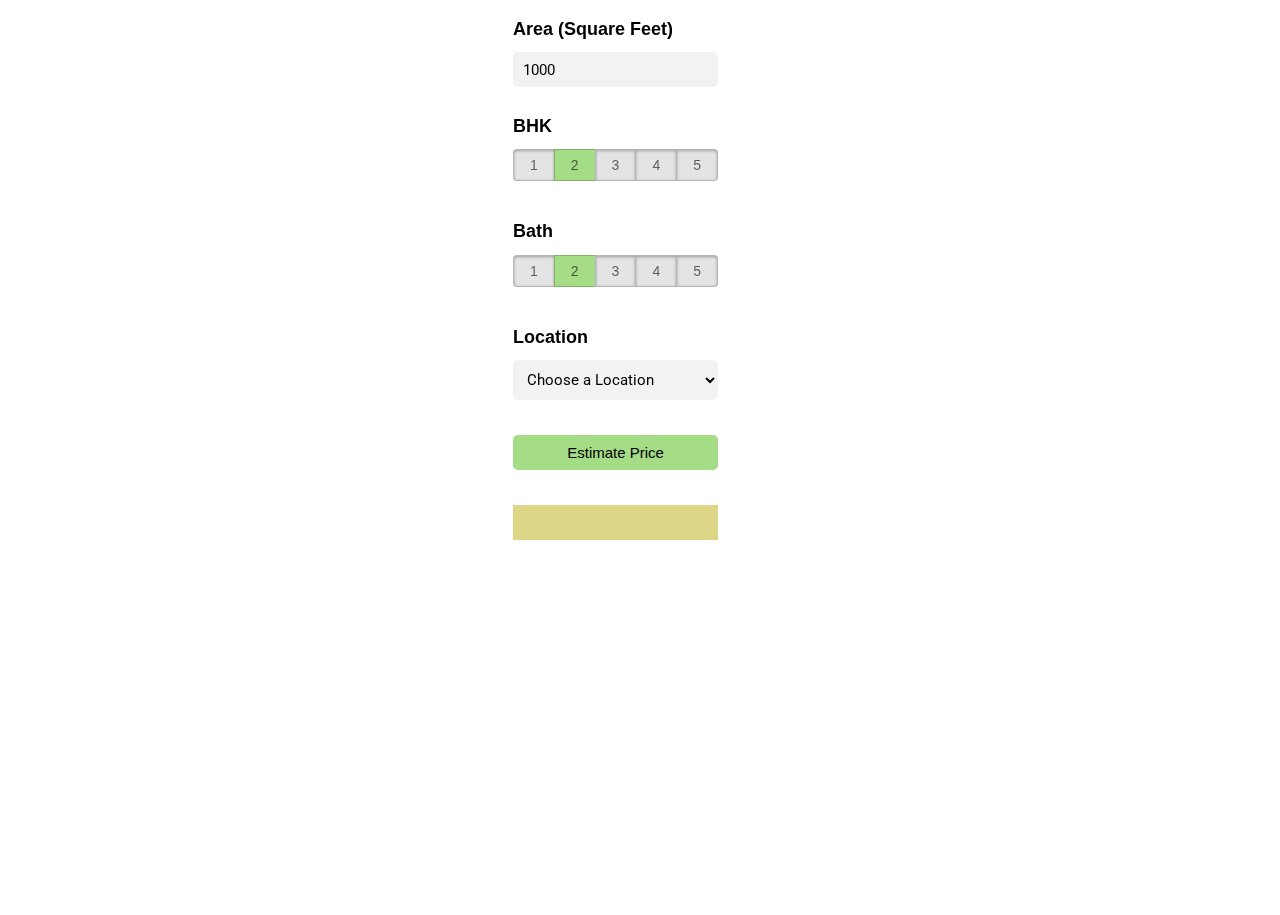
<file: property.html>
<!DOCTYPE html>
<html>
<head>
    <title>Price Prediction</title>
    <script src="https://ajax.googleapis.com/ajax/libs/jquery/3.4.1/jquery.min.js"></script>
    <script src="property.html"></script>
	<link rel="stylesheet" href="property.css">
</head>
<body>
<div class="img"></div>
<form class="form">
	<h2>Area (Square Feet)</h2>
    <input class="area"  type="text" id="uiSqft" class="floatLabel" name="Squareft" value="1000">
	<h2>BHK</h2>
	<div class="switch-field">
		<input type="radio" id="radio-bhk-1" name="uiBHK" value="1"/>
		<label for="radio-bhk-1">1</label>
		<input type="radio" id="radio-bhk-2" name="uiBHK" value="2" checked/>
		<label for="radio-bhk-2">2</label>
		<input type="radio" id="radio-bhk-3" name="uiBHK" value="3"/>
		<label for="radio-bhk-3">3</label>
		<input type="radio" id="radio-bhk-4" name="uiBHK" value="4"/>
		<label for="radio-bhk-4">4</label>
		<input type="radio" id="radio-bhk-5" name="uiBHK" value="5"/>
		<label for="radio-bhk-5">5</label>
	</div>
	</form>
<form class="form">
	<h2>Bath</h2>
	<div class="switch-field">
		<input type="radio" id="radio-bath-1" name="uiBathrooms" value="1"/>
		<label for="radio-bath-1">1</label>
		<input type="radio" id="radio-bath-2" name="uiBathrooms" value="2" checked/>
		<label for="radio-bath-2">2</label>
		<input type="radio" id="radio-bath-3" name="uiBathrooms" value="3"/>
		<label for="radio-bath-3">3</label>
		<input type="radio" id="radio-bath-4" name="uiBathrooms" value="4"/>
		<label for="radio-bath-4">4</label>
		<input type="radio" id="radio-bath-5" name="uiBathrooms" value="5"/>
		<label for="radio-bath-5">5</label>
	</div>
		<h2>Location</h2>
	<div>
  <select class="location" name="" id="uiLocations">
    <option value="" disabled="disabled" selected="selected">Choose a Location</option>
		<option>Electronic City</option>
        <option>Rajaji Nagar</option>
  </select>
</div>
	<button class="submit" onclick="onClickedEstimatePrice()" type="button">Estimate Price</button>
	<div id="uiEstimatedPrice" class="result">	<h2></h2> </div>
</body>
</html>
</file>
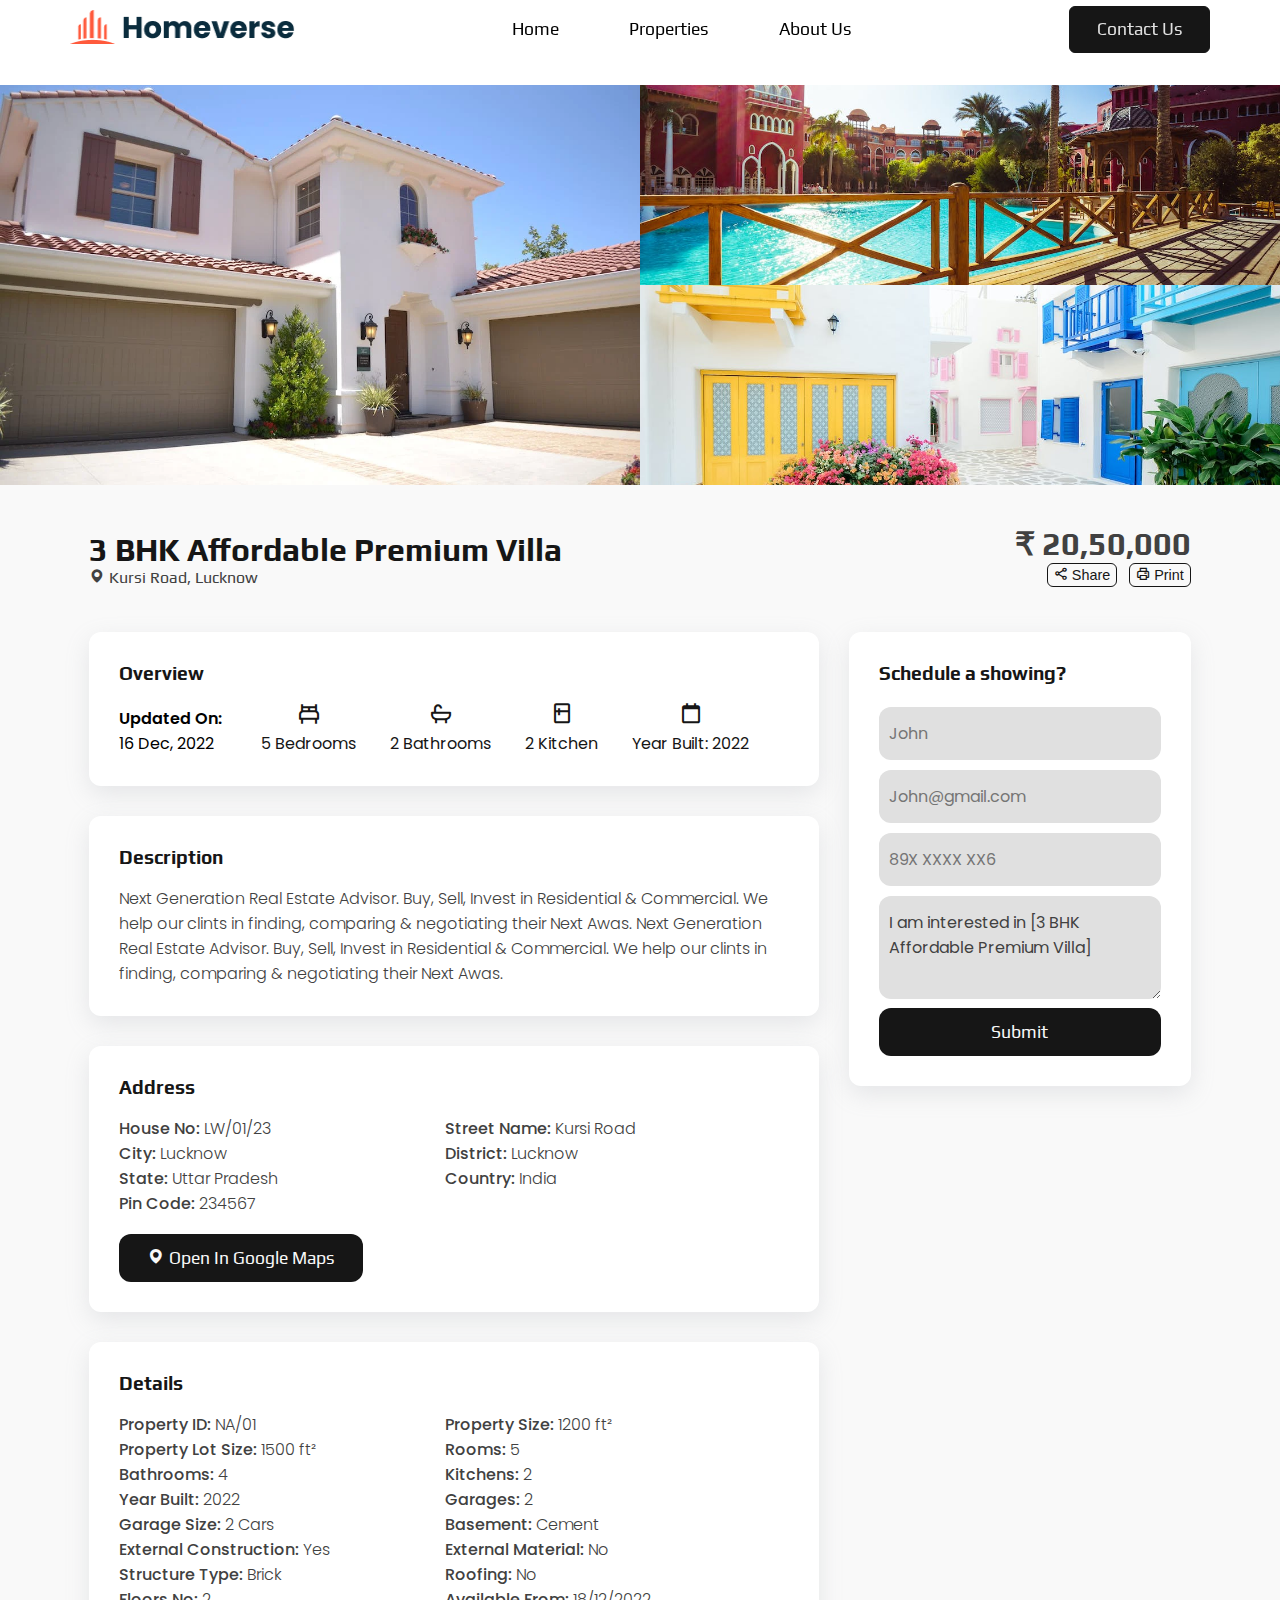
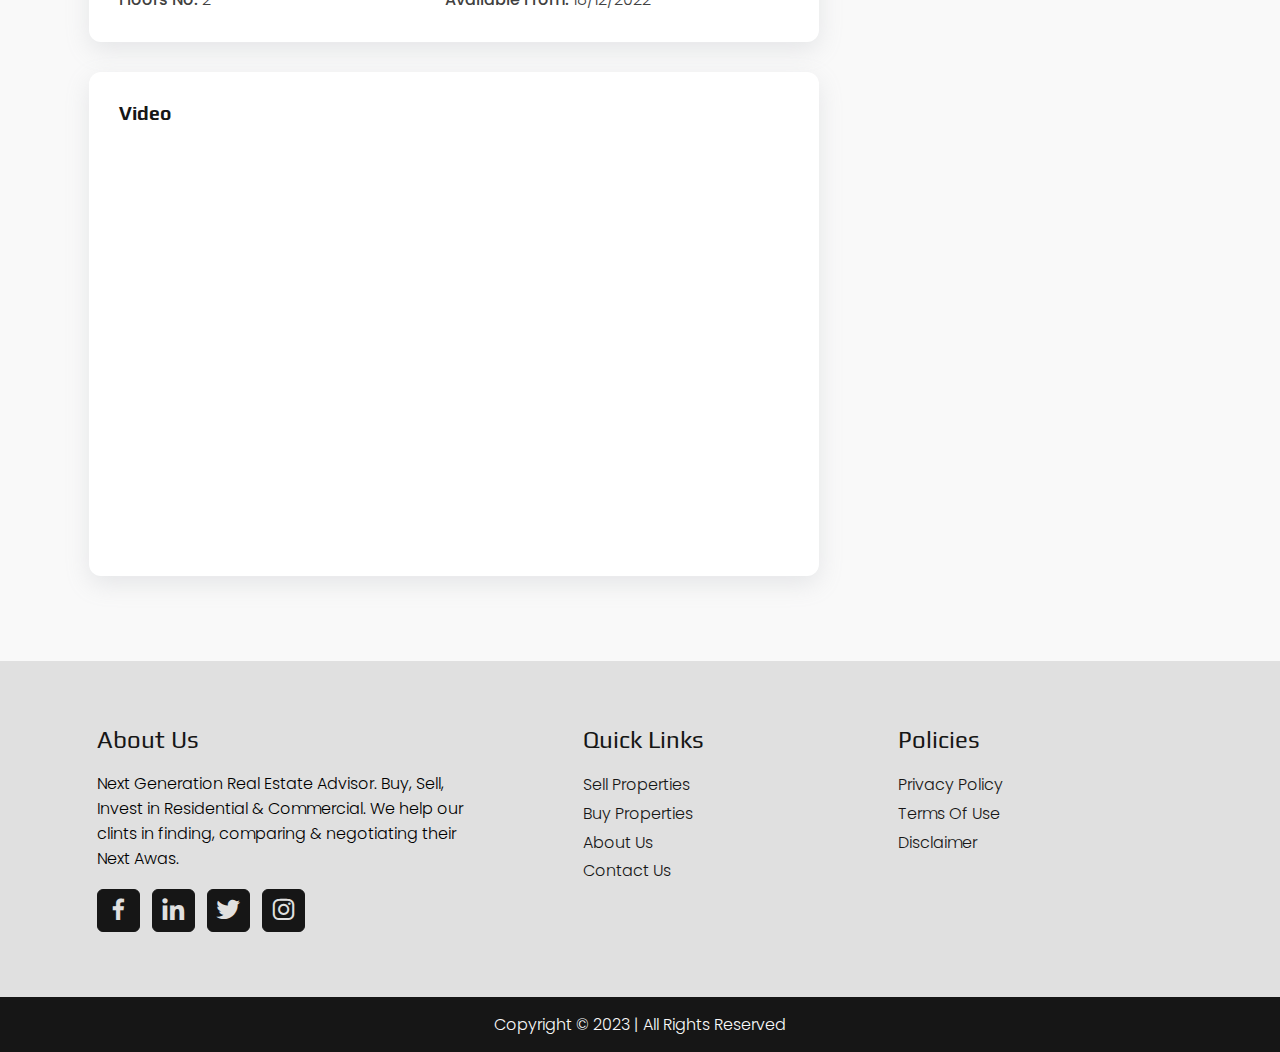
<file: s/properties-single-page.html>
<!doctype html>
<html lang="en">
    <head>
        <!-- ==== Meta Tag Starts ==== -->
        <meta charset="utf-8">
        <meta name="description" content="Next Awas - Next Generation Real Estate Advisor">
        <meta name="keywords" content="">
        <meta name="author" content="Next Awas">
        <meta name="viewport" content="width=device-width, initial-scale=1">
        <!-- ==== Meta Tag Ends ==== -->
        <title>Next Generation Real Estate Advisor - Next Awas</title>
        <link rel="icon" type="image" href="./img/logo.png">
        <link rel="stylesheet" href="./index.css">
        <link href='https://unpkg.com/boxicons@2.1.4/css/boxicons.min.css' rel='stylesheet'>
    </head>
        <!-- ===== Header Colour Change JS ===== -->
        <script src="https://code.jquery.com/jquery-3.6.1.js"></script>
        <script>
            jQuery(function($){
                var $navbar = $('.header');
                $(window).scroll(function(event){
                    var $current = $(this).scrollTop();
                    if ($current > 50){
                        $navbar.addClass('header-color');
                    }
                    else{
                        $navbar.removeClass('header-color');
                    }
                });
            });
        </script>
        <!-- ===== End Of Header Colour Change JS ===== -->    
    <body>

    <!-- ==== Global Header ==== -->        
    <div class="header">
        <a href=""><img src="./img/logo.png" alt=""></a>
        <nav>
            <a href="/index.html">Home</a>
            <a href="./properties.html">Properties</a>
            <a href="">About Us</a>
        </nav>
        <a href=""><button class="contact-btn">Contact Us</button></a>
    </div>

    <!-- ==== Properties Image ==== -->        
    <section class="prop-img">
        <div class="rowt">
            <div class="col-left">
                <img src="./img/pexels-photo-206172.webp" alt="">
            </div>
            <div class="col-right">
                <img src="./img/pexels-photo-297984.jpeg" alt="">
                <img src="./img/pexels-photo-347141.jpeg" alt="">
            </div>
        </div>
    </section>
    
    <!-- ==== Properties Details ==== -->        
    <section class="prop-det">
        <div class="rowb">
            <div class="col-64">
                <h2>3 BHK Affordable Premium Villa</h2>
                <h6><i class='bx bxs-map'></i> Kursi Road, Lucknow</h6>
            </div>
            <div class="col-30">
                <h2 class="price">₹ 20,50,000</h2>
                <a href="" class="share"><button><i class='bx bx-share-alt'></i> Share</button></a> <a href="" class="share"><button><i class='bx bx-printer'></i> Print</button></a>
            </div>
        </div>
        <div class="rowt">
            <div class="col-64">
                <div class="card">
                    <h6>Overview</h6>
                    <br>
                    <ul class="overview-element-updated">
                        <li>Updated On:</li>
                        <li>16 Dec, 2022</li>
                    </ul>
                    <ul class="overview-element">
                        <li><i class='bx bx-bed'></i></li>
                        <li>5 Bedrooms</li>
                    </ul>
                    <ul class="overview-element">
                        <li><i class='bx bx-bath'></i></li>
                        <li>2 Bathrooms</li>
                    </ul>
                    <ul class="overview-element">
                        <li><i class='bx bx-fridge'></i></li>
                        <li>2 Kitchen</li>
                    </ul>
                    <ul class="overview-element">
                        <li><i class='bx bx-calendar-alt'></i></li>
                        <li>Year Built: 2022</li>
                    </ul>
                </div>
                <div class="card">
                    <h6>Description</h6>
                    <br>
                    <p>Next Generation Real Estate Advisor. Buy, Sell, Invest in Residential & Commercial. We help our clints in finding, comparing & negotiating their Next Awas. Next Generation Real Estate Advisor. Buy, Sell, Invest in Residential & Commercial. We help our clints in finding, comparing & negotiating their Next Awas.</p>
                </div>
                <div class="card address">
                    <h6>Address</h6>
                    <br>
                    <ul>
                        <li><span>House No: </span>LW/01/23</li>
                        <li><span>Street Name: </span>Kursi Road</li>
                        <li><span>City: </span>Lucknow</li>
                        <li><span>District: </span>Lucknow</li>
                        <li><span>State: </span>Uttar Pradesh</li>
                        <li><span>Country: </span>India</li>
                        <li><span>Pin Code: </span>234567</li>
                    </ul>
                    <br>
                    <a href=""><button><i class='bx bxs-map'></i> Open In Google Maps</button></a>
                </div>
                <div class="card details">
                    <h6>Details</h6>
                    <br>
                    <ul>
                        <li><span>Property ID: </span>NA/01</li>
                        <li><span>Property Size: </span>1200 ft²</li>
                        <li><span>Property Lot Size: </span>1500 ft²</li>
                        <li><span>Rooms: </span>5</li>
                        <li><span>Bathrooms: </span>4</li>
                        <li><span>Kitchens: </span>2</li>
                        <li><span>Year Built: </span>2022</li>
                        <li><span>Garages: </span>2</li>
                        <li><span>Garage Size: </span>2 Cars</li>
                        <li><span>Basement: </span>Cement</li>
                        <li><span>External Construction: </span>Yes</li>
                        <li><span>External Material: </span>No</li>
                        <li><span>Structure Type: </span>Brick</li>
                        <li><span>Roofing: </span>No</li>
                        <li><span>Floors No: </span>2</li>
                        <li><span>Available From: </span>18/12/2022</li>
                    </ul>
                </div>
                <div class="card video">
                    <h6>Video</h6>
                    <br>
                    <iframe width="100%" height="400px" src="https://www.youtube.com/embed/8htM0C_2kBg?rel=0" frameborder="0"></iframe>
                </div>
            </div>
            <div class="col-30">
                <div class="card">
                    <h6>Schedule a showing?</h6>
                    <br>
                    <form class="schedule-showing">
                        <input type="text" placeholder="John" required>
                        <input type="email" placeholder="John@gmail.com" required>
                        <input type="tel" placeholder="89X XXXX XX6" required>
                        <textarea rows="3">I am interested in [3 BHK Affordable Premium Villa]</textarea>
                        <button type="submit">Submit</button>
                        </form>
                </div>
            </div>
        </div>
    </section>

    <!-- ==== Global Footer ==== -->        
    <section class="footer">
        <div class="rowt">
            <div class="col-40">
                <h5>About Us</h5>
                <br>
                <p class="footer-about">Next Generation Real Estate Advisor. Buy, Sell, Invest in Residential & Commercial. We help our clints in finding, comparing & negotiating their Next Awas.</p>
                <br>
                <a href=""><i class='bx bxl-facebook social-icon'></i></a>&nbsp;&nbsp; <a href=""><i class='bx bxl-linkedin social-icon'></i></a>&nbsp;&nbsp; <a href=""><i class='bx bxl-twitter social-icon'></i></a>&nbsp;&nbsp; <a href=""><i class='bx bxl-instagram social-icon'></i></a>
            </div>
            <div class="col-25">
                <h5>Quick Links</h5>
                <br>
                <p class="footer-list"><a href="">Sell Properties</a></p>
                <p class="footer-list"><a href="">Buy Properties</a></p>
                <p class="footer-list"><a href="">About Us</a></p>
                <p class="footer-list"><a href="">Contact Us</a></p>
            </div>
            <div class="col-25">
                <h5>Policies</h5>
                <br>
                <p class="footer-list"><a href="">Privacy Policy</a></p>
                <p class="footer-list"><a href="">Terms Of Use</a></p>
                <p class="footer-list"><a href="">Disclaimer</a></p>
            </div>
        </div>
        <div class="row">
            <p> Copyright © 2023 | All Rights Reserved</p>
        </div>
    </section>

    </body>
</html>
</file>
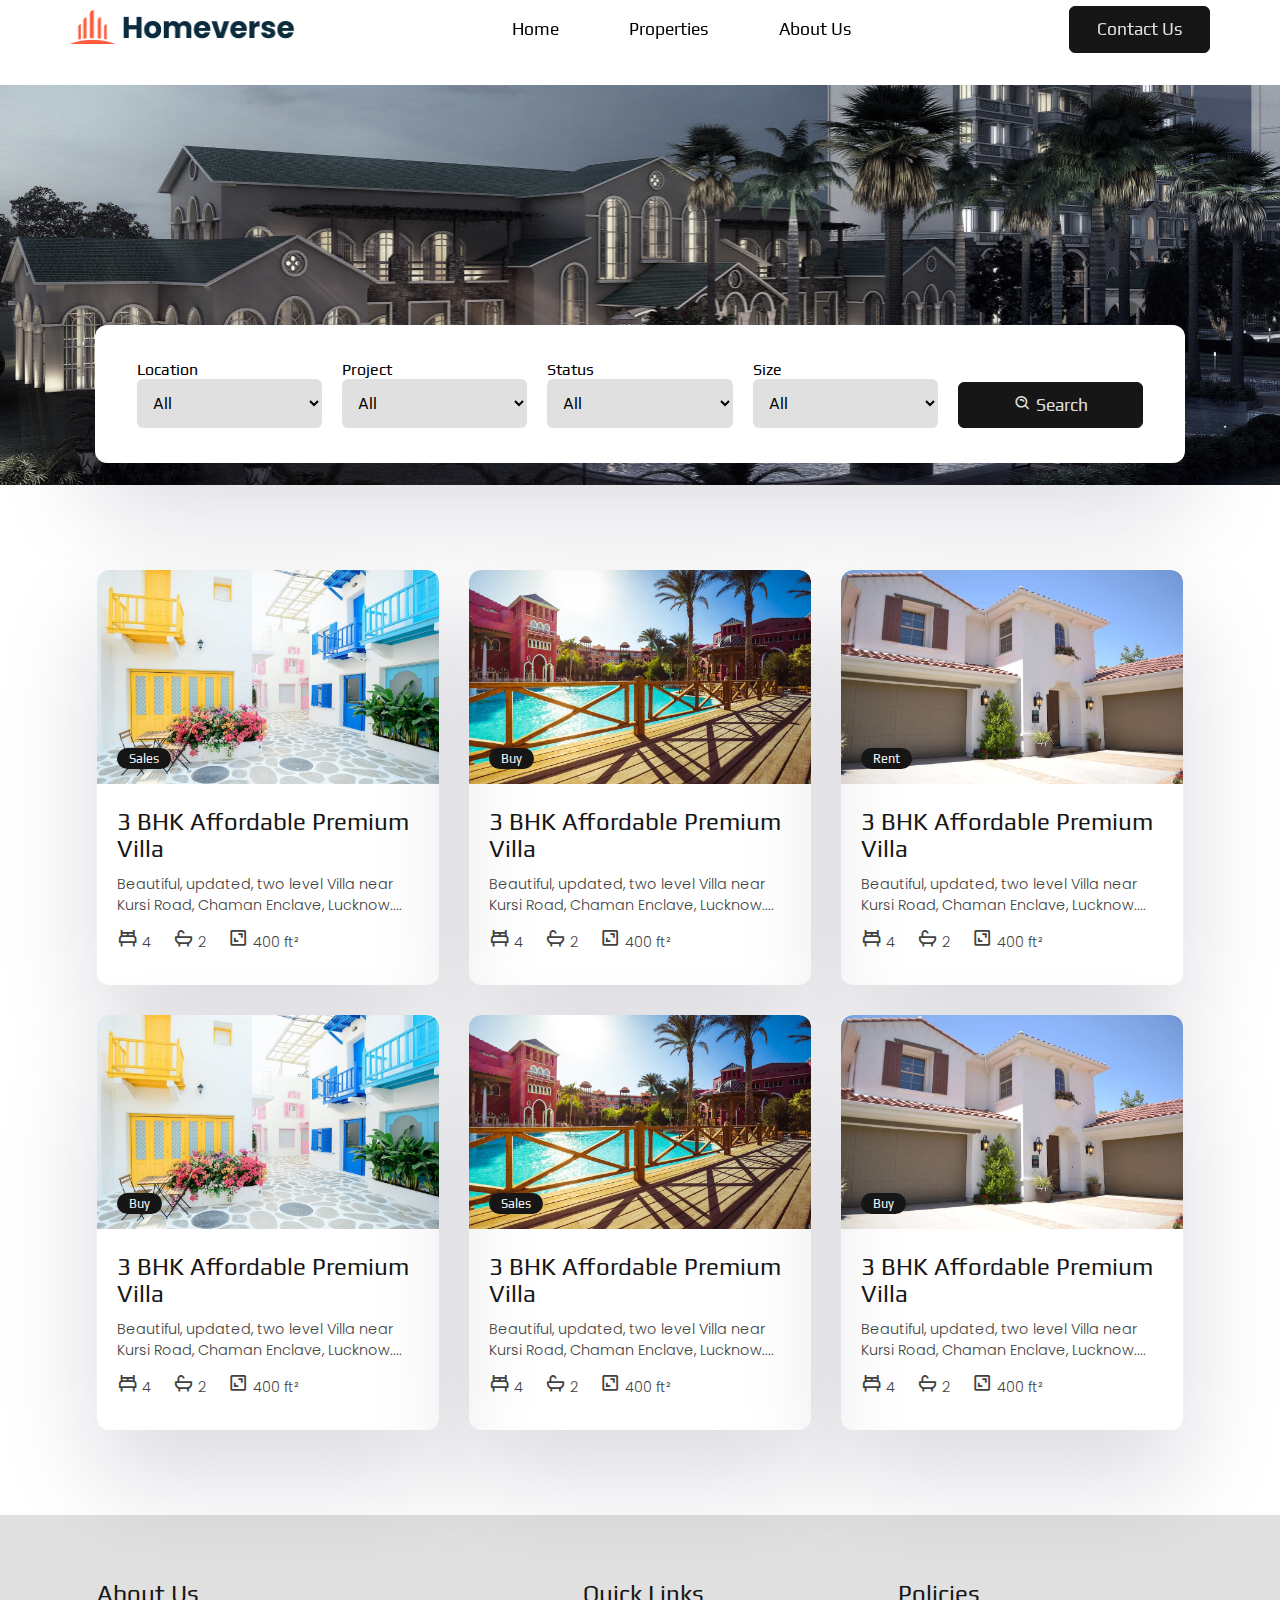
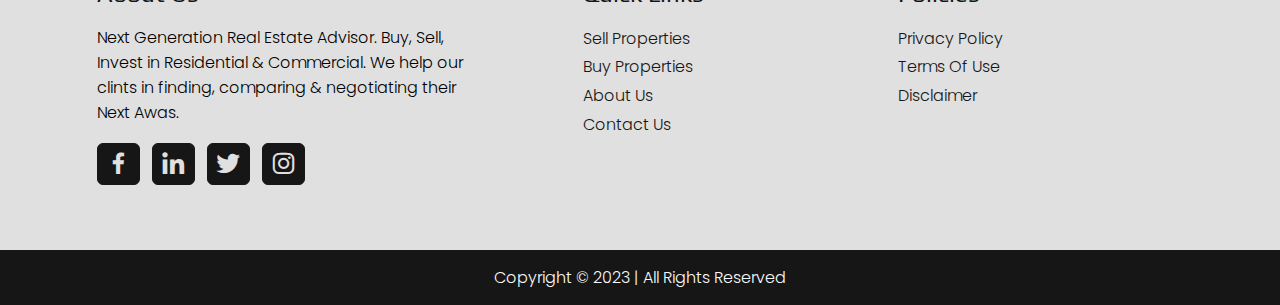
<file: s/properties.html>
<!doctype html>
<html lang="en">
    <head>
        <!-- ==== Meta Tag Starts ==== -->
        <meta charset="utf-8">
        <meta name="description" content="Next Awas - Next Generation Real Estate Advisor">
        <meta name="keywords" content="">
        <meta name="author" content="Next Awas">
        <meta name="viewport" content="width=device-width, initial-scale=1">
        <!-- ==== Meta Tag Ends ==== -->
        <title>Next Generation Real Estate Advisor - Next Awas</title>
        <link rel="icon" type="image" href="./img/logo.png">
        <link rel="stylesheet" href="./index.css">
        <link href='https://unpkg.com/boxicons@2.1.4/css/boxicons.min.css' rel='stylesheet'>
    </head>
        <!-- ===== Header Colour Change JS ===== -->
        <script src="https://code.jquery.com/jquery-3.6.1.js"></script>
        <script>
            jQuery(function($){
                var $navbar = $('.header');
                $(window).scroll(function(event){
                    var $current = $(this).scrollTop();
                    if ($current > 50){
                        $navbar.addClass('header-color');
                    }
                    else{
                        $navbar.removeClass('header-color');
                    }
                });
            });
        </script>
        <!-- ===== End Of Header Colour Change JS ===== -->    
    <body>

    <!-- ==== Global Header ==== -->        
    <div class="header">
        <a href=""><img src="./img/logo.png" alt=""></a>
        <nav>
            <a href="/index.html">Home</a>
            <a href="">Properties</a>
            <a href="">About Us</a>
        </nav>
        <a href=""><button class="contact-btn">Contact Us</button></a>
    </div>        

    <!-- ==== Properties Image ==== -->        
    <section class="prop-cover-img">
        <div class="rowt">
                <img src="./img/constructiondriven.jpg" alt="">
        </div>
    </section>
    
    <!-- ==== Search Filter ==== -->        
    <section class="filter-search">
        <div class="rowb">
            <div class="col-17">
            <label>Location</label>
            <select>
                <option>All</option>
                <option>Lucknow</option>
                <option>Noida</option>
                <option>Delhi</option>
            </select>
            </div>
            <div class="col-17">
            <label>Project</label>
            <select>
                <option>All</option>
                <option>A</option>
                <option>B</option>
                <option>C</option>
            </select>
            </div>
            <div class="col-17">
            <label>Status</label>
            <select>
                <option>All</option>
                <option>Ongoing</option>
                <option>Delivered</option>
            </select>
            </div>
            <div class="col-17">
            <label>Size</label>
            <select>
                <option>All</option>
                <option>2BHK</option>
                <option>3BHK</option>
                <option>4BHK</option>
                <option>5BHK</option>
                <option>6BHK</option>
            </select>
        </div>
        <div class="col-17">
            <a href=""><button><i class='bx bx-search-alt'></i> Search</button></a>
        </div>
        </div>
    </section>                    

    <!-- ==== Awas Box ==== -->        
    <section class="awas-box-section">
        <div class="row">
            <div class="col-30 awas-card">
                <a href="./properties-single-page.html">
                <div class="awas-card-img">
                <img src="./img/pexels-photo-347141.jpeg" alt="">
                <h6 class="tags">Sales</h6>
                </div>
                <div class="awas-card-des">
                <h3>3 BHK Affordable Premium Villa</h3>
                <p>Beautiful, updated, two level Villa near Kursi Road, Chaman Enclave, Lucknow....</p>
                <p><span><i class='bx bx-bed'></i> 4 </span>&emsp; <span><i class='bx bx-bath'></i> 2 </span>&emsp; <span><i class='bx bx-area' ></i> 400 ft² </span></p>
                </div>
                </a>
            </div>

            <div class="col-30 awas-card">
                <a href="./properties-single-page.html">
                <div class="awas-card-img">
                <img src="./img/pexels-photo-297984.jpeg" alt="">
                <h6 class="tags">Buy</h6>
                </div>
                <div class="awas-card-des">
                <h3>3 BHK Affordable Premium Villa</h3>
                <p>Beautiful, updated, two level Villa near Kursi Road, Chaman Enclave, Lucknow....</p>
                <p><span><i class='bx bx-bed'></i> 4 </span>&emsp; <span><i class='bx bx-bath'></i> 2 </span>&emsp; <span><i class='bx bx-area' ></i> 400 ft² </span></p>
                </div>
                </a>
            </div>

            <div class="col-30 awas-card">
                <a href="./properties-single-page.html">
                <div class="awas-card-img">
                <img src="./img/pexels-photo-206172.webp" alt="">
                <h6 class="tags">Rent</h6>
                </div>
                <div class="awas-card-des">
                <h3>3 BHK Affordable Premium Villa</h3>
                <p>Beautiful, updated, two level Villa near Kursi Road, Chaman Enclave, Lucknow....</p>
                <p><span><i class='bx bx-bed'></i> 4 </span>&emsp; <span><i class='bx bx-bath'></i> 2 </span>&emsp; <span><i class='bx bx-area' ></i> 400 ft² </span></p>
                </div>
                </a>
            </div>

            <div class="col-30 awas-card">
                <a href="./properties-single-page.html">
                <div class="awas-card-img">
                <img src="./img/pexels-photo-347141.jpeg" alt="">
                <h6 class="tags">Buy</h6>
                </div>
                <div class="awas-card-des">
                <h3>3 BHK Affordable Premium Villa</h3>
                <p>Beautiful, updated, two level Villa near Kursi Road, Chaman Enclave, Lucknow....</p>
                <p><span><i class='bx bx-bed'></i> 4 </span>&emsp; <span><i class='bx bx-bath'></i> 2 </span>&emsp; <span><i class='bx bx-area' ></i> 400 ft² </span></p>
                </div>
                </a>
            </div>

            <div class="col-30 awas-card">
                <a href="./properties-single-page.html">
                <div class="awas-card-img">
                <img src="./img/pexels-photo-297984.jpeg" alt="">
                <h6 class="tags">Sales</h6>
                </div>
                <div class="awas-card-des">
                <h3>3 BHK Affordable Premium Villa</h3>
                <p>Beautiful, updated, two level Villa near Kursi Road, Chaman Enclave, Lucknow....</p>
                <p><span><i class='bx bx-bed'></i> 4 </span>&emsp; <span><i class='bx bx-bath'></i> 2 </span>&emsp; <span><i class='bx bx-area' ></i> 400 ft² </span></p>
                </div>
                </a>
            </div>

            <div class="col-30 awas-card">
                <a href="./properties-single-page.html">
                <div class="awas-card-img">
                <img src="./img/pexels-photo-206172.webp" alt="">
                <h6 class="tags">Buy</h6>
                </div>
                <div class="awas-card-des">
                <h3>3 BHK Affordable Premium Villa</h3>
                <p>Beautiful, updated, two level Villa near Kursi Road, Chaman Enclave, Lucknow....</p>
                <p><span><i class='bx bx-bed'></i> 4 </span>&emsp; <span><i class='bx bx-bath'></i> 2 </span>&emsp; <span><i class='bx bx-area' ></i> 400 ft² </span></p>
                </div>
                </a>
            </div>
        </div>
    </section>

    <!-- ==== Global Footer ==== -->        
    <section class="footer">
        <div class="rowt">
            <div class="col-40">
                <h5>About Us</h5>
                <br>
                <p class="footer-about">Next Generation Real Estate Advisor. Buy, Sell, Invest in Residential & Commercial. We help our clints in finding, comparing & negotiating their Next Awas.</p>
                <br>
                <a href=""><i class='bx bxl-facebook social-icon'></i></a>&nbsp;&nbsp; <a href=""><i class='bx bxl-linkedin social-icon'></i></a>&nbsp;&nbsp; <a href=""><i class='bx bxl-twitter social-icon'></i></a>&nbsp;&nbsp; <a href=""><i class='bx bxl-instagram social-icon'></i></a>
            </div>
            <div class="col-25">
                <h5>Quick Links</h5>
                <br>
                <p class="footer-list"><a href="">Sell Properties</a></p>
                <p class="footer-list"><a href="">Buy Properties</a></p>
                <p class="footer-list"><a href="">About Us</a></p>
                <p class="footer-list"><a href="">Contact Us</a></p>
            </div>
            <div class="col-25">
                <h5>Policies</h5>
                <br>
                <p class="footer-list"><a href="">Privacy Policy</a></p>
                <p class="footer-list"><a href="">Terms Of Use</a></p>
                <p class="footer-list"><a href="">Disclaimer</a></p>
            </div>
        </div>
        <div class="row">
            <p> Copyright © 2023 | All Rights Reserved</p>
        </div>
    </section>

    </body>
</html>
</file>
<file: property.css>
@import url(https://fonts.googleapis.com/css?family=Roboto:300);

.switch-field {
	display: flex;
	margin-bottom: 36px;
	overflow: hidden;
}

.switch-field input {
	position: absolute !important;
	clip: rect(0, 0, 0, 0);
	height: 1px;
	width: 1px;
	border: 0;
	overflow: hidden;
}

.switch-field label {
	background-color: #e4e4e4;
	color: rgba(0, 0, 0, 0.6);
	font-size: 14px;
	line-height: 1;
	text-align: center;
	padding: 8px 16px;
	margin-right: -1px;
	border: 1px solid rgba(0, 0, 0, 0.2);
	box-shadow: inset 0 1px 3px rgba(0, 0, 0, 0.3), 0 1px rgba(255, 255, 255, 0.1);
	transition: all 0.1s ease-in-out;
}

.switch-field label:hover {
	cursor: pointer;
}

.switch-field input:checked + label {
	background-color: #a5dc86;
	box-shadow: none;
}

.switch-field label:first-of-type {
	border-radius: 4px 0 0 4px;
}

.switch-field label:last-of-type {
	border-radius: 0 4px 4px 0;
}

.form {
	max-width: 270px;
	font-family: "Lucida Grande", Tahoma, Verdana, sans-serif;
	font-weight: normal;
	line-height: 1.625;
	margin: 8px auto;
	padding-left: 16px;
	z-index: 2;
}

h2 {
	font-size: 18px;
	margin-bottom: 8px;
}
.area{
  font-family: "Roboto", sans-serif;
  outline: 0;
  background: #f2f2f2;
  width: 76%;
  border: 0;
  margin: 0 0 10px;
  padding: 10px;
  box-sizing: border-box;
  font-size: 15px;
  height: 35px;
  border-radius: 5px;
}

.location{
  font-family: "Roboto", sans-serif;
  outline: 0;
  background: #f2f2f2;
  width: 76%;
  border: 0;
  margin: 0 0 10px;
  padding: 10px;
  box-sizing: border-box;
  font-size: 15px;
  height: 40px;
  border-radius: 5px;
}

.submit{
  background: #a5dc86;
  width: 76%;
  border: 0;
  margin: 25px 0 10px;
  box-sizing: border-box;
  font-size: 15px;
	height: 35px;
	text-align: center;
	border-radius: 5px;
}

.result{
		background: #dcd686;
		width: 76%;
		border: 0;
		margin: 25px 0 10px;
		box-sizing: border-box;
		font-size: 15px;
		height: 35px;
		text-align: center;
}

.img {
  background: url('https://images.unsplash.com/photo-1564013799919-ab600027ffc6?ixlib=rb-1.2.1&auto=format&fit=crop&w=1350&q=80');
	background-repeat: no-repeat;
  background-size: auto;
  background-size:100% 100%;
  -webkit-filter: blur(5px);
  -moz-filter: blur(5px);
  -o-filter: blur(5px);
  -ms-filter: blur(5px);
  filter: blur(15px);
  position: fixed;
  width: 100%;
  height: 100%;
  top: 0;
  left: 0;
  z-index: -1;
}

body, html {
  height: 100%;
}
</file>
<file: s/index.css>
@import url('https://fonts.googleapis.com/css2?family=Poppins:ital,wght@0,300;0,400;0,500;0,600;0,700;0,800;0,900;1,200&display=swap');
@import url('https://fonts.googleapis.com/css2?family=Play&display=swap');

*{
    margin: 0;
    padding: 0;
}

:root{
    --pri-col: #161616;
    --sec-col: #414141;
    --tir-col: #f9f9f9;
    --light-col: #e0e0e0;
    --white-col: #ffffff;
}

section{
    width: 100%;
}

.row {
    display: flex;
    flex-wrap: wrap;
    justify-content: center;
    align-items: center;
}

.row > * {
    flex-shrink: 0;
    width: 100%;
    max-width: 100%;
}

.rowt {
    display: flex;
    flex-wrap: wrap;
    justify-content: center;
    align-items: flex-start;
}

.rowt > * {
    flex-shrink: 0;
    width: 100%;
    max-width: 100%;
}

.rowb {
    display: flex;
    flex-wrap: wrap;
    justify-content: center;
    align-items: flex-end;
}

.rowb > * {
    flex-shrink: 0;
    width: 100%;
    max-width: 100%;
}

p{
    font-family: 'Poppins', sans-serif;
}

h1, h2, h3, h4, h5, h6{
    font-family: 'Play', sans-serif;
}

.heading-des{
    font-size: 1rem;
    font-weight: 400;
    text-align: center;
    color: var(--sec-col);
}

.main-heading{
    font-size: 2.5rem;
    font-weight: 400;
    text-align: center;
    margin-bottom: 40px;
}

/* === Global Header === */

.header{
    position: fixed;
    display: flex;
    justify-content: space-between;
    align-items: center;
    top: 0;
    left: 0;
    right: 0;
    padding: 5px 70px;
    z-index: 1000;
}

.header-color{
    background-color: #e0e0e0ec;
}

.header img{
    width: 225px;
    height: auto;
}

.header nav a{
    display: inline-block;
    padding: 14px 28px;
    margin: 0px 5px;
    border-radius: 6px;
    text-decoration: none;
    font-size: 1.1rem;
    font-weight: 300;
    font-family: 'Play', sans-serif;
    color: #000000;
    transition: 0.5s;
}

.header nav a:hover{
    background-color: var(--pri-col);
    color: var(--light-col);
    transform: scale(1.05);
}

.header .contact-btn{
    font-size: 1.1rem;
    font-family: 'Play', sans-serif;
    padding: 12.5px 26.5px;
    border: solid 1.5px var(--pri-col);
    border-radius: 6px;
    color: var(--light-col);
    background-color: var(--pri-col);
    transition: 0.5s;
}

.header .contact-btn:hover{
    cursor: pointer;
    color: #000000;
    background-color: #ffffff00;
    transform: scale(1.05);
}

/* ==== Copyright Section ==== */

.copyright-section{
    background-image: linear-gradient(225deg, rgba(23, 23, 23, 0.765), #87878717), url(./img/house-garden-transparent-png-stickpng-31.png);
    background-position: right bottom;
    background-repeat: no-repeat;
    background-size: 100% auto;
}

.copyright-section .row{
    padding: 70px;
    height: calc(100vh - 140px);
}

.copyright-section .row .col-47{
    flex-basis: 47%;
    margin: 15px;
}

.copyright-section h6{
    font-size: 1rem;
    font-weight: 400;
    color: var(--sec-col);
}

.copyright-section h1{
    font-size: 3.5rem;
    font-weight: 900;
}

.copyright-section p{
    font-size: 1rem;
    color: var(--sec-col);
    margin-bottom: 25px;
    margin-right: 15%;
}

.copyright-section button{
    font-size: 1.1rem;
    font-family: 'Play', sans-serif;
    padding: 14px 28px;
    border: solid 1.5px var(--pri-col);
    border-radius: 6px;
    color: var(--light-col);
    background-color: var(--pri-col);
    transition: 0.5s;
}

.copyright-section button:hover{
    cursor: pointer;
    color: var(--pri-col);
    background-color: #ffffff00;
    transform: scale(1.05);
}

/* ==== Who We Are ==== */

.who-we-are{
    background: linear-gradient(#e0e0e0d2, #e0e0e0c0), url(./img/dotted-white-stone_1194-6455.webp);
    background-position: center;
    background-repeat: no-repeat;
    background-size: cover;
}

.who-we-are .row{
    padding: 70px;
}

.who-we-are .row .col-40{
    flex-basis: 35%;
    margin: 15px 30px;
}

.who-we-are .row .col-50{
    flex-basis: 50%;
    margin: 15px 30px;
}

.who-we-are .row .col-40 img{
    width: 100%;
    height: auto;
    border-radius: 24px;
    box-shadow: rgba(17, 12, 46, 0.15) 0px 48px 100px 0px;
}

.who-we-are h6{
    font-size: 1rem;
    font-weight: 400;
    color: var(--sec-col);
}

.who-we-are h2{
    font-size: 2.5rem;
    font-weight: 400;
}

.who-we-are p{
    color: var(--sec-color);
    font-size: 1rem;
    font-weight: 300;
}

.who-we-are button{
    font-size: 1.1rem;
    font-family: 'Play', sans-serif;
    padding: 14px 28px;
    border: solid 1.5px var(--pri-col);
    border-radius: 6px;
    color: var(--light-col);
    background-color: var(--pri-col);
    transition: 0.5s;
}

.who-we-are button:hover{
    cursor: pointer;
    color: var(--pri-col);
    background-color: #ffffff00;
    transform: scale(1.05);
}

/* ==== Awas Box ==== */

.awas-box-section .row{
    padding: 70px;
}

.awas-box-section .row .col-30{
    flex-basis: 30%;
    margin: 15px;
}

.awas-box-section .row .awas-card{
    border-radius: 12px;
    box-shadow: rgba(17, 12, 46, 0.15) 0px 48px 100px 0px;
}

.awas-box-section .row .awas-card:hover{
    box-shadow: rgba(255, 255, 255, 0.057) 0px 1px 1px 0px inset, rgba(67, 67, 89, 0.185) 0px 50px 100px -20px, rgba(45, 45, 45, 0.231) 0px 30px 60px -30px;
}

.awas-card a{
    text-decoration: none;
}

.awas-card a:link{
    color: var(--sec-col);
}

.awas-card .awas-card-img{
    display: block;
    border-radius: 12px 12px 0px 0px;
    overflow: hidden;
}

.awas-card .awas-card-img img{
    width: 100%;
    height: auto;
    aspect-ratio: 4/2.5;
    object-fit: cover;
    border-radius: 12px 12px 0px 0px;
    transition: 3s;
}

.awas-card .awas-card-img img:hover{
    transform: scale(1.2);
    cursor: pointer;
}

.awas-card .awas-card-img .tags{
    position: absolute;
    margin: -40px 20px;
    color: var(--tir-col);
    background-color: var(--pri-col);
    font-size: 0.8rem;
    font-weight: 500;
    padding: 3px 12px;
    border-radius: 15px;
}

.awas-card .awas-card-des{
    padding: 20px;
}

.awas-card-des h3{
    color: var(--pri-col);
    font-size: 1.5rem;
    font-weight: 400;
}

.awas-card-des p{
    color: var(--sec-color);
    font-size: 0.9rem;
    font-weight: 300;
    margin: 12px 0px;
}

.awas-card-des p span i{
    font-size: 1.3rem;
}


/* ==== Our Services ==== */

.our-services{
    background-color: var(--light-col);
}

.our-services .row{
    padding: 70px;
}

.our-services .row .col-30{
    flex-basis: 26%;
    margin: 15px;
}

.our-services .row .services-card{
    border-radius: 12px;
    background-color: var(--tir-col);
    padding: 40px 25px;
    box-shadow: rgba(17, 12, 46, 0.096) 0px 48px 100px 0px;
}

.services-card img{
    width: 33%;
}

.services-card h4{
    font-size: 1.5rem;
    font-weight: 400;
    color: var(--pri-col);
    margin: 15px 0px;
}

.services-card p{
    font-size: 1rem;
    color: var(--sec-col);
}

/* ==== Contact Us Section ==== */

.contact-section{
    background: linear-gradient(#ffffffe0, #ffffffc0), url(./img/dotted-white-stone_1194-6455.webp);
    background-position: right center;
    background-repeat: no-repeat;
    background-size: cover;
}

.contact-section .row{
    padding: 70px 45px;
}

.contact-section .row .col-44{
    flex-basis: 44%;
    margin: 15px 30px;
}

.contact-section form{
    background-color: var(--white-col);
    padding: 50px;
    border-radius: 24px;
    box-shadow: rgba(17, 12, 46, 0.15) 0px 48px 100px 0px;
}

.contact-section h2{
    color: var(--pri-col);
    font-size: 2.5rem;
    font-weight: 400;
}

.contact-section h6{
    font-size: 1rem;
    font-weight: 400;
    color: var(--sec-col);
}

.contact-section p{
    color: var(--sec-color);
    font-size: 1rem;
    font-weight: 300;
}

.contact-section form input, textarea{
    width: calc(100% - 20px);
    padding: 14px 10px;
    margin: 5px 0px;
    background-color: var(--light-col);
    border: none;
    outline: none;
    border-radius: 12px;
    font-size: 1rem;
    font-family: 'Play', sans-serif;
}

.contact-section form input, textarea:active{
    outline: none;
}

.contact-section form button{
    width: 100%;
    padding: 14px 10px;
    background-color: var(--pri-col);
    color: var(--tir-col);
    border: none;
    border-radius: 12px;
    font-size: 1.1rem;
    font-family: 'Play', sans-serif;
}

.contact-section form button:hover{
    cursor: pointer;
}

.contact-section .contact-icon{
    font-size: 1.8rem;
    padding: 6px;
    border: solid 1.5px var(--pri-col);
    border-radius: 6px;
    color: var(--pri-col);
    background-color: #ffffff00;
    transition: 0.5s;
}

.contact-section .contact-icon:hover{
    cursor: pointer;
    color: var(--light-col);
    background-color: var(--pri-col);
    transform: translateY(-5px);
}

/* ==== Global Footer ==== */

.footer .rowt{
    background-color: var(--light-col);
    padding: 50px 70px;
}

.footer .rowt .col-40{
    flex-basis: 40%;
    margin: 15px;
}

.footer .rowt .col-25{
    flex-basis: 25%;
    margin: 15px;
}

.footer h5{
    color: var(--pri-col);
    font-size: 1.5rem;
    font-weight: 400;
}

.footer .footer-about{
    color: var(--sec-color);
    font-size: 1rem;
    font-weight: 300;
    margin-right: 15%;
}

.footer .social-icon{
    font-size: 1.8rem;
    padding: 6px;
    border: solid 1.5px var(--pri-col);
    border-radius: 6px;
    color: var(--light-col);
    background-color: var(--pri-col);
    transition: 0.5s;
}

.footer .social-icon:hover{
    cursor: pointer;
    color: var(--pri-col);
    background-color: #ffffff00;
    transform: translateY(-5px);
}

.footer .footer-list{
    font-size: 1rem;
    line-height: 1.8rem;
    font-weight: 300;
    transition: 0.5s;
}

.footer .footer-list:hover{
    transform: translateX(10px);
}

.footer .footer-list a{
    text-decoration: none;
    color: var(--pri-col);
}

.footer .row{
    background-color: var(--pri-col);
    padding: 15px 70px;
}

.footer .row p{
    font-size: 1rem;
    font-weight: 300;
    color: var(--tir-col);
    text-align: center;
}

/* ==== Properties Page ==== */
/* ==== Properties Cover Image*/
.prop-cover-img{
    margin-top: 85px;
}

.prop-cover-img .rowt img{
    width: 100%;
    height: 400px;
    object-fit: cover;
    filter: grayscale(75%);
}

.prop-cover-img .rowt img:hover{
    filter: grayscale(0%);
}

/* ==== filter-search ==== */
.filter-search .rowb{
    position: absolute;
    top: 325px;
    right: 0;
    left: 0;
    padding: 25px 0px;
    margin: 0px 95px;
    border-radius: 12px;
    background-color: var(--white-col);
    box-shadow: rgba(17, 12, 46, 0.15) 0px 48px 100px 0px;
}

.filter-search .rowb .col-17{
    flex-basis: 17%;
    padding: 10px;
}

.filter-search .rowb .col-17 label{
    font-size: 1rem;
    font-family: 'Play', sans-serif;
}

.filter-search .rowb .col-17 select{
    width: 100%;
    padding: 12px;
    background-color: var(--light-col);
    border: none;
    outline: none;
    border-radius: 6px;
    font-size: 1rem;
    font-family: 'Poppins', sans-serif;
}

.filter-search .rowb .col-17 button{
    width: 100%;
    font-size: 1.1rem;
    font-family: 'Play', sans-serif;
    padding: 12px;
    border: solid 1.5px var(--pri-col);
    border-radius: 6px;
    color: var(--light-col);
    background-color: var(--pri-col);
    transition: 0.5s;
}

.filter-search .rowb .col-17 button:hover{
    cursor: pointer;
    color: var(--pri-col);
    background-color: #ffffff00;
    transform: scale(1.05);
}


/* ==== Properties Details Page ==== */
/* ==== Properties Image ==== */

.prop-img{
    margin-top: 85px;
    background-color: var(--tir-col);
}

.prop-img .rowt{
    display: flex;
    flex-wrap: wrap;
    justify-content: center;
}

.rowt > * {
    flex-shrink: 0;
    width: 100%;
    max-width: 100%;
}

.prop-img .rowt .col-left, .col-right{
    flex-basis: 50%;
}

.prop-img .rowt .col-left img{
    display: block;
    height: 400px;
    width: 100%;
    object-fit: cover;
}

.prop-img .rowt .col-right img{
    display: block;
    height: 200px;
    width: 100%;
    object-fit: cover;
}

.prop-img .rowt .col-right img{
    display: block;
    height: 200px;
    width: 100%;
    object-fit: cover;
}

.prop-img .rowt img:hover{
    cursor: pointer;
    filter: grayscale(75%);
}

/* ==== Properties Details ==== */

.prop-det{
    padding: 40px 0px;
    background-color: var(--tir-col);
}

.prop-det .rowb{
    padding: 0px 70px;
}

.prop-det .rowb .col-64{
    flex-basis: 64%;
    margin: 0px 15px;
}

.prop-det .rowb .col-30{
    flex-basis: 30%;
    margin: 0px 15px;
}

.prop-det .rowb .col-64 h2{
    color: var(--pri-col);
    font-size: 2rem;
    font-weight: 600;
}

.prop-det .rowb .col-64 h6{
    font-size: 1rem;
    font-weight: 300;
    color: var(--sec-col);
}

.prop-det .rowb .col-30{
    text-align: right;
}

.prop-det .rowb .col-30 h2{
    color: var(--sec-col);
    font-size: 2rem;
    font-weight: 600;
}

.prop-det .rowb .col-30 a button{
    font-size: 0.9rem;
    padding: 3px 6px;
    margin-left: 8px;
    border-radius: 6px;
    border: solid 1px var(--pri-col);
    font-weight: 300;
    color: var(--pri-col);
    background-color: #ffffff00;
}

.prop-det .rowb .col-30 a button:hover{
    cursor: pointer;
    color: var(--tir-col);
    background-color: var(--pri-col);
}

.prop-det .rowt{
    padding: 0px 70px;
}

.prop-det .rowt .col-64{
    flex-basis: 64%;
    margin: 15px;
}

.prop-det .rowt .col-30{
    flex-basis: 30%;
    margin: 15px;
}

.prop-det .rowt .card{
    padding: 30px;
    margin: 30px 0px;
    border-radius: 12px;
    background-color: var(--white-col);
    box-shadow: rgba(149, 157, 165, 0.2) 0px 8px 24px;
}

.prop-det .rowt .card h6{
    font-size: 1.2rem;
    font-weight: 600;
    color: var(--pri-col);
}

.prop-det .rowt .card p{
    font-size: 1rem;
    font-weight: 300;
    color: var(--sec-col);
}

.prop-det .schedule-showing input, textarea{
    width: calc(100% - 20px);
    padding: 14px 10px;
    margin: 5px 0px;
    background-color: var(--light-col);
    color: var(--sec-col);
    border: none;
    outline: none;
    border-radius: 12px;
    font-size: 1rem;
    font-family: 'Poppins', sans-serif;
}

.prop-det .schedule-showing input, textarea:active{
    outline: none;
}

.prop-det .schedule-showing button{
    width: 100%;
    padding: 14px 10px;
    background-color: var(--pri-col);
    color: var(--tir-col);
    border: none;
    border-radius: 12px;
    font-size: 1.1rem;
    font-family: 'Play', sans-serif;
}

.prop-det .schedule-showing button:hover{
    cursor: pointer;
}

.prop-det .overview-element-updated{
    display: inline-block;
    list-style-type: none;
    text-align: left;
    margin-right: 20PX;
    font-family: 'Poppins', sans-serif;
}

.prop-det .overview-element-updated li:first-child{
    font-weight: 600;
}

.prop-det .overview-element{
    display: inline-block;
    list-style-type: none;
    text-align: center;
    padding: 0px 15px;
    font-family: 'Poppins', sans-serif;
}

.prop-det .overview-element li{
    font-size: 1rem;
    color: var(--pri-col);
}

.prop-det .overview-element li i{
    font-size: 1.5rem;
}

.prop-det .address ul{
    list-style-type: none;
}

.prop-det .address ul li{
    display: inline-block;
    width: 48%;
    font-size: 1rem;
    font-weight: 300;
    color: var(--sec-col);
    font-family: 'Poppins', sans-serif;
}

.prop-det .address ul li span{
    font-weight: 500;
}

.prop-det .address a button{
    padding: 14px 28px;
    background-color: var(--pri-col);
    color: var(--tir-col);
    border: none;
    border-radius: 12px;
    font-size: 1.1rem;
    font-family: 'Play', sans-serif;
}

.prop-det .address a button:hover{
    cursor: pointer;
}

.prop-det .details ul{
    list-style-type: none;
}

.prop-det .details ul li{
    display: inline-block;
    width: 48%;
    font-size: 1rem;
    font-weight: 300;
    color: var(--sec-col);
    font-family: 'Poppins', sans-serif;
}

.prop-det .details ul li span{
    font-weight: 500;
}
</file>
